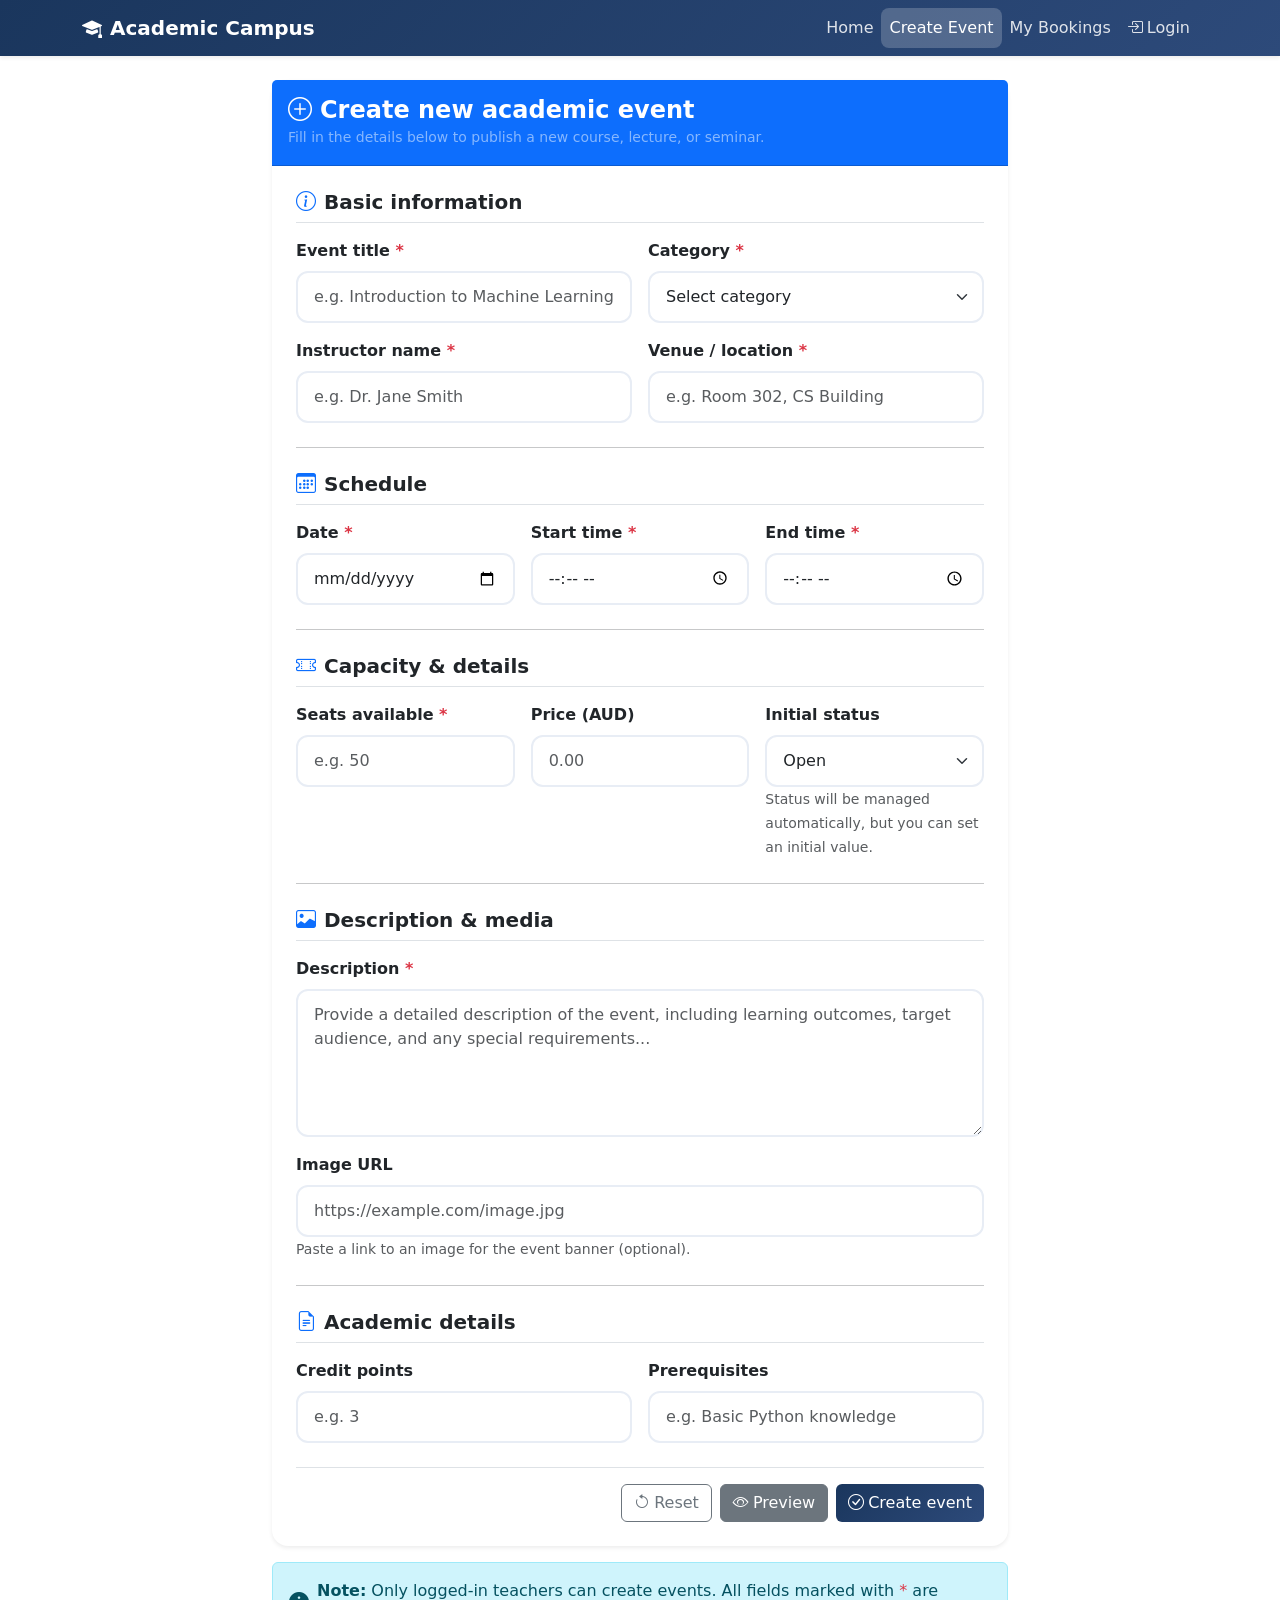
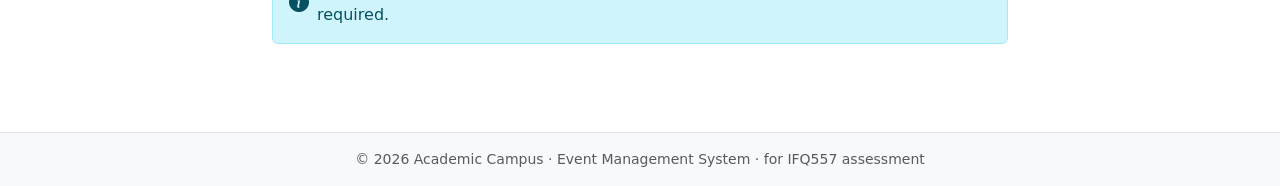
<file: event-create.html>
<!DOCTYPE html>
<html lang="en">
<head>
  <meta charset="UTF-8">
  <meta name="viewport" content="width=device-width, initial-scale=1.0">
  <title>Create Event · Academic Campus</title>
  <!-- Bootstrap 5 + Icons -->
  <link href="https://cdn.jsdelivr.net/npm/bootstrap@5.3.2/dist/css/bootstrap.min.css" rel="stylesheet">
  <link rel="stylesheet" href="https://cdn.jsdelivr.net/npm/bootstrap-icons@1.11.3/font/bootstrap-icons.min.css">
  <link rel="stylesheet" href="static/style/style.css">
</head>
<body>
  <!-- ============================================================
       Navigation (新版本 - 支持登录/登出)
       ============================================================ -->
  <nav class="navbar navbar-expand-lg navbar-dark bg-primary shadow-sm">
    <div class="container">
      <a class="navbar-brand fw-bold" href="index.html">
        <i class="bi bi-mortarboard-fill me-2"></i>Academic Campus
      </a>
      <button class="navbar-toggler" type="button" data-bs-toggle="collapse" data-bs-target="#mainNav" 
              aria-controls="mainNav" aria-expanded="false" aria-label="Toggle navigation">
        <span class="navbar-toggler-icon"></span>
      </button>
      <div class="collapse navbar-collapse" id="mainNav">
        <ul class="navbar-nav ms-auto mb-2 mb-lg-0">
          <li class="nav-item"><a class="nav-link" href="index.html">Home</a></li>
          <li class="nav-item"><a class="nav-link active" href="event-create.html">Create Event</a></li>
          <li class="nav-item"><a class="nav-link" href="booking-history.html">My Bookings</a></li>
          <!-- 登录（未登录时显示） -->
          <li class="nav-item" id="loginNavItem">
            <a class="nav-link" href="login.html"><i class="bi bi-box-arrow-in-right me-1"></i>Login</a>
          </li>
          <!-- 用户下拉菜单（登录后显示，默认隐藏） -->
          <li class="nav-item dropdown d-none" id="userDropdownItem">
            <a class="nav-link dropdown-toggle" href="#" id="userDropdown" role="button" data-bs-toggle="dropdown">
              <i class="bi bi-person-circle me-1"></i><span id="userDisplayName">Student</span>
            </a>
            <ul class="dropdown-menu dropdown-menu-end">
              <li><a class="dropdown-item" href="#"><i class="bi bi-person me-2"></i>Profile</a></li>
              <li><a class="dropdown-item" href="booking-history.html"><i class="bi bi-clock-history me-2"></i>My Bookings</a></li>
              <li><hr class="dropdown-divider"></li>
              <li><a class="dropdown-item text-danger" href="#" id="logoutBtn"><i class="bi bi-box-arrow-right me-2"></i>Logout</a></li>
            </ul>
          </li>
        </ul>
      </div>
    </div>
  </nav>

  <!-- ============================================================
       Main Content
       ============================================================ -->
  <main class="container py-4">
    <div class="row justify-content-center">
      <div class="col-lg-10 col-xl-8">
        <div class="card border-0 shadow-sm">
          <div class="card-header bg-primary text-white py-3">
            <h4 class="fw-semibold mb-0"><i class="bi bi-plus-circle me-2"></i>Create new academic event</h4>
            <small class="text-white-50">Fill in the details below to publish a new course, lecture, or seminar.</small>
          </div>
          <div class="card-body p-4">
            <form id="createEventForm" novalidate>
              <!-- basic information -->
              <h5 class="fw-semibold border-bottom pb-2 mb-3"><i class="bi bi-info-circle me-2 text-primary"></i>Basic information</h5>
              
              <div class="row g-3">
                <div class="col-md-6">
                  <label for="eventTitle" class="form-label fw-semibold">Event title <span class="text-danger">*</span></label>
                  <input type="text" class="form-control" id="eventTitle" placeholder="e.g. Introduction to Machine Learning" required>
                </div>
                <div class="col-md-6">
                  <label for="eventCategory" class="form-label fw-semibold">Category <span class="text-danger">*</span></label>
                  <select class="form-select" id="eventCategory" required>
                    <option value="">Select category</option>
                    <option value="lecture">Lecture</option>
                    <option value="seminar">Seminar</option>
                    <option value="exam">Exam</option>
                    <option value="tutorial">Tutorial</option>
                    <option value="workshop">Workshop</option>
                    <option value="symposium">Symposium</option>
                  </select>
                </div>
                <div class="col-md-6">
                  <label for="eventInstructor" class="form-label fw-semibold">Instructor name <span class="text-danger">*</span></label>
                  <input type="text" class="form-control" id="eventInstructor" placeholder="e.g. Dr. Jane Smith" required>
                </div>
                <div class="col-md-6">
                  <label for="eventVenue" class="form-label fw-semibold">Venue / location <span class="text-danger">*</span></label>
                  <input type="text" class="form-control" id="eventVenue" placeholder="e.g. Room 302, CS Building" required>
                </div>
              </div>

              <hr class="my-4">

              <!-- date & time -->
              <h5 class="fw-semibold border-bottom pb-2 mb-3"><i class="bi bi-calendar3 me-2 text-primary"></i>Schedule</h5>
              
              <div class="row g-3">
                <div class="col-md-4">
                  <label for="eventDate" class="form-label fw-semibold">Date <span class="text-danger">*</span></label>
                  <input type="date" class="form-control" id="eventDate" required>
                </div>
                <div class="col-md-4">
                  <label for="eventStartTime" class="form-label fw-semibold">Start time <span class="text-danger">*</span></label>
                  <input type="time" class="form-control" id="eventStartTime" required>
                </div>
                <div class="col-md-4">
                  <label for="eventEndTime" class="form-label fw-semibold">End time <span class="text-danger">*</span></label>
                  <input type="time" class="form-control" id="eventEndTime" required>
                </div>
              </div>

              <hr class="my-4">

              <!-- capacity & details -->
              <h5 class="fw-semibold border-bottom pb-2 mb-3"><i class="bi bi-ticket-perforated me-2 text-primary"></i>Capacity &amp; details</h5>
              
              <div class="row g-3">
                <div class="col-md-4">
                  <label for="eventCapacity" class="form-label fw-semibold">Seats available <span class="text-danger">*</span></label>
                  <input type="number" class="form-control" id="eventCapacity" placeholder="e.g. 50" min="1" required>
                </div>
                <div class="col-md-4">
                  <label for="eventPrice" class="form-label fw-semibold">Price (AUD)</label>
                  <input type="number" class="form-control" id="eventPrice" placeholder="0.00" step="0.01" min="0">
                </div>
                <div class="col-md-4">
                  <label for="eventStatus" class="form-label fw-semibold">Initial status</label>
                  <select class="form-select" id="eventStatus">
                    <option value="open" selected>Open</option>
                    <option value="inactive">Inactive</option>
                    <option value="cancelled">Cancelled</option>
                  </select>
                  <small class="text-muted">Status will be managed automatically, but you can set an initial value.</small>
                </div>
              </div>

              <hr class="my-4">

              <!-- description & image -->
              <h5 class="fw-semibold border-bottom pb-2 mb-3"><i class="bi bi-image me-2 text-primary"></i>Description &amp; media</h5>
              
              <div class="row g-3">
                <div class="col-12">
                  <label for="eventDescription" class="form-label fw-semibold">Description <span class="text-danger">*</span></label>
                  <textarea class="form-control" id="eventDescription" rows="5" placeholder="Provide a detailed description of the event, including learning outcomes, target audience, and any special requirements..." required></textarea>
                </div>
                <div class="col-12">
                  <label for="eventImage" class="form-label fw-semibold">Image URL</label>
                  <input type="url" class="form-control" id="eventImage" placeholder="https://example.com/image.jpg">
                  <small class="text-muted">Paste a link to an image for the event banner (optional).</small>
                </div>
              </div>

              <hr class="my-4">

              <!-- additional academic fields -->
              <h5 class="fw-semibold border-bottom pb-2 mb-3"><i class="bi bi-file-earmark-text me-2 text-primary"></i>Academic details</h5>
              
              <div class="row g-3">
                <div class="col-md-6">
                  <label for="eventCredits" class="form-label fw-semibold">Credit points</label>
                  <input type="number" class="form-control" id="eventCredits" placeholder="e.g. 3" step="0.5" min="0">
                </div>
                <div class="col-md-6">
                  <label for="eventPrereq" class="form-label fw-semibold">Prerequisites</label>
                  <input type="text" class="form-control" id="eventPrereq" placeholder="e.g. Basic Python knowledge">
                </div>
              </div>

              <!-- submit actions -->
              <div class="d-flex flex-wrap gap-2 justify-content-end mt-4 pt-3 border-top">
                <button type="reset" class="btn btn-outline-secondary"><i class="bi bi-arrow-counterclockwise me-1"></i>Reset</button>
                <button type="button" class="btn btn-secondary" data-bs-toggle="modal" data-bs-target="#previewModal"><i class="bi bi-eye me-1"></i>Preview</button>
                <button type="submit" class="btn btn-primary"><i class="bi bi-check-circle me-1"></i>Create event</button>
              </div>
            </form>
          </div>
        </div>

        <!-- quick tip -->
        <div class="alert alert-info mt-3 d-flex align-items-center" role="alert">
          <i class="bi bi-info-circle-fill me-2 fs-5"></i>
          <div><strong>Note:</strong> Only logged-in teachers can create events. All fields marked with <span class="text-danger">*</span> are required.</div>
        </div>
      </div>
    </div>
  </main>

  <!-- Preview modal -->
  <div class="modal fade" id="previewModal" tabindex="-1" aria-hidden="true">
    <div class="modal-dialog modal-lg">
      <div class="modal-content">
        <div class="modal-header">
          <h5 class="modal-title fw-semibold"><i class="bi bi-eye me-2"></i>Event preview</h5>
          <button type="button" class="btn-close" data-bs-dismiss="modal" aria-label="Close"></button>
        </div>
        <div class="modal-body">
          <div class="text-center p-4 bg-light rounded">
            <i class="bi bi-image text-secondary" style="font-size: 4rem;"></i>
            <p class="mt-2 text-muted">Preview of your event card will appear here once you fill in the form.</p>
            <div class="border rounded p-3 bg-white text-start">
              <h6 class="fw-bold" id="previewTitle">[Event title]</h6>
              <p><span class="badge bg-success" id="previewCategory">Category</span></p>
              <p><i class="bi bi-person me-1"></i> <span id="previewInstructor">[Instructor]</span></p>
              <p><i class="bi bi-geo-alt me-1"></i> <span id="previewVenue">[Venue]</span></p>
            </div>
          </div>
        </div>
        <div class="modal-footer">
          <button type="button" class="btn btn-secondary" data-bs-dismiss="modal">Close</button>
        </div>
      </div>
    </div>
  </div>

  <!-- Success toast -->
  <div class="toast-container position-fixed bottom-0 end-0 p-3">
    <div id="successToast" class="toast align-items-center text-white bg-success border-0" role="alert" aria-live="assertive" aria-atomic="true">
      <div class="d-flex">
        <div class="toast-body">
          <i class="bi bi-check-circle-fill me-2"></i> Event created successfully!
        </div>
        <button type="button" class="btn-close btn-close-white me-2 m-auto" data-bs-dismiss="toast" aria-label="Close"></button>
      </div>
    </div>
  </div>

  <!-- footer -->
  <footer class="bg-light border-top mt-5 py-3">
    <div class="container text-center text-muted small">
      &copy; 2026 Academic Campus · Event Management System · for IFQ557 assessment
    </div>
  </footer>

  <script src="https://cdn.jsdelivr.net/npm/bootstrap@5.3.2/dist/js/bootstrap.bundle.min.js"></script>
  
  <!-- ============================================================
       登录状态切换脚本
       ============================================================ -->
  <script>
    document.addEventListener('DOMContentLoaded', function() {
      // 检查 URL 参数，判断是否从登录页跳转过来
      const urlParams = new URLSearchParams(window.location.search);
      const loggedIn = urlParams.get('loggedIn');
      const studentId = urlParams.get('studentId') || 'Student';

      // 获取 DOM 元素
      const loginNavItem = document.getElementById('loginNavItem');
      const userDropdownItem = document.getElementById('userDropdownItem');
      const userDisplayName = document.getElementById('userDisplayName');
      const logoutBtn = document.getElementById('logoutBtn');

      if (loggedIn === 'true') {
        // ===== 登录状态：显示用户菜单，隐藏登录按钮 =====
        loginNavItem.classList.add('d-none');
        userDropdownItem.classList.remove('d-none');
        userDisplayName.textContent = studentId;
      } else {
        // ===== 未登录状态：显示登录按钮，隐藏用户菜单 =====
        loginNavItem.classList.remove('d-none');
        userDropdownItem.classList.add('d-none');
      }

      // ===== 退出登录功能 =====
      if (logoutBtn) {
        logoutBtn.addEventListener('click', function(e) {
          e.preventDefault();
          window.location.href = 'login.html';
        });
      }
    });

    // form submission simulation
    document.getElementById('createEventForm').addEventListener('submit', function(e) {
      e.preventDefault();
      // show toast
      const toast = new bootstrap.Toast(document.getElementById('successToast'));
      toast.show();
    });

    // preview modal - simple live update (basic)
    document.getElementById('previewModal').addEventListener('show.bs.modal', function() {
      const title = document.getElementById('eventTitle').value || '[Event title]';
      const category = document.getElementById('eventCategory').value || 'Category';
      const instructor = document.getElementById('eventInstructor').value || '[Instructor]';
      const venue = document.getElementById('eventVenue').value || '[Venue]';
      
      document.getElementById('previewTitle').textContent = title;
      document.getElementById('previewCategory').textContent = category;
      document.getElementById('previewInstructor').textContent = instructor;
      document.getElementById('previewVenue').textContent = venue;
    });
  </script>
</body>
</html>
</file>
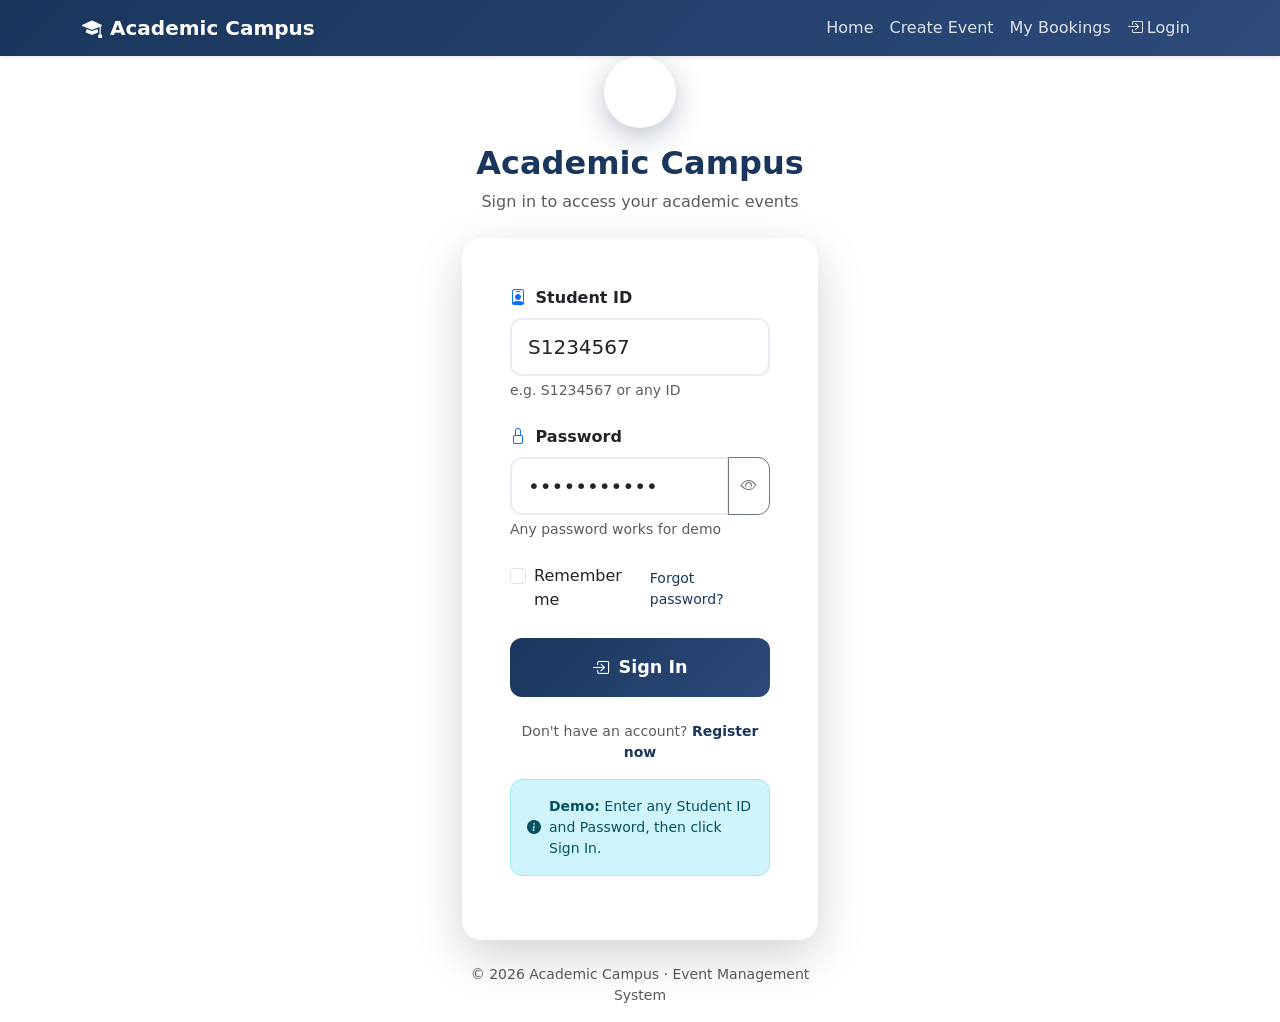
<file: login.html>
<!DOCTYPE html>
<html lang="en">
<head>
    <meta charset="UTF-8">
    <meta name="viewport" content="width=device-width, initial-scale=1.0">
    <title>Login · Academic Campus</title>
    <!-- Bootstrap 5 + Icons -->
    <link href="https://cdn.jsdelivr.net/npm/bootstrap@5.3.2/dist/css/bootstrap.min.css" rel="stylesheet">
    <link rel="stylesheet" href="https://cdn.jsdelivr.net/npm/bootstrap-icons@1.11.3/font/bootstrap-icons.min.css">
    <!-- 自定义样式 -->
    <link rel="stylesheet" href="static/style/style.css">
</head>
<body>

    <!-- ============================================================
         Navigation (与所有页面保持一致)
         ============================================================ -->
    <nav class="navbar navbar-expand-lg navbar-dark bg-primary shadow-sm">
        <div class="container">
            <a class="navbar-brand fw-bold" href="index.html">
                <i class="bi bi-mortarboard-fill me-2"></i>Academic Campus
            </a>
            <button class="navbar-toggler" type="button" data-bs-toggle="collapse" data-bs-target="#mainNav" 
                    aria-controls="mainNav" aria-expanded="false" aria-label="Toggle navigation">
                <span class="navbar-toggler-icon"></span>
            </button>
            <div class="collapse navbar-collapse" id="mainNav">
                <ul class="navbar-nav ms-auto mb-2 mb-lg-0">
                    <li class="nav-item"><a class="nav-link" href="index.html">Home</a></li>
                    <li class="nav-item"><a class="nav-link" href="event-create.html">Create Event</a></li>
                    <li class="nav-item"><a class="nav-link" href="booking-history.html">My Bookings</a></li>
                    <!-- 登录页不显示登录按钮，只显示用户下拉菜单（默认隐藏） -->
                    <li class="nav-item" id="loginNavItem">
                        <a class="nav-link" href="login.html"><i class="bi bi-box-arrow-in-right me-1"></i>Login</a>
                    </li>
                    <li class="nav-item dropdown d-none" id="userDropdownItem">
                        <a class="nav-link dropdown-toggle" href="#" id="userDropdown" role="button" data-bs-toggle="dropdown">
                            <i class="bi bi-person-circle me-1"></i><span id="userDisplayName">Student</span>
                        </a>
                        <ul class="dropdown-menu dropdown-menu-end">
                            <li><a class="dropdown-item" href="#"><i class="bi bi-person me-2"></i>Profile</a></li>
                            <li><a class="dropdown-item" href="booking-history.html"><i class="bi bi-clock-history me-2"></i>My Bookings</a></li>
                            <li><hr class="dropdown-divider"></li>
                            <li><a class="dropdown-item text-danger" href="#" id="logoutBtn"><i class="bi bi-box-arrow-right me-2"></i>Logout</a></li>
                        </ul>
                    </li>
                </ul>
            </div>
        </div>
    </nav>

    <!-- ============================================================
         主容器 - 登录表单
         ============================================================ -->
    <div class="container">
        <div class="row justify-content-center align-items-center min-vh-100" style="min-height: 80vh;">
            <div class="col-12 col-sm-10 col-md-8 col-lg-5 col-xl-4">
                
                <!-- Logo / 品牌名称 -->
                <div class="text-center mb-4">
                    <div class="bg-primary-custom text-white rounded-circle d-inline-flex align-items-center justify-content-center" 
                         style="width: 72px; height: 72px; font-size: 2rem; box-shadow: 0 8px 30px rgba(26, 54, 93, 0.3);">
                        <i class="bi bi-mortarboard-fill"></i>
                    </div>
                    <h2 class="fw-bold mt-3" style="color: var(--primary-color);">Academic Campus</h2>
                    <p class="text-muted">Sign in to access your academic events</p>
                </div>

                <!-- 登录卡片 -->
                <div class="card border-0 shadow-lg" style="border-radius: 20px;">
                    <div class="card-body p-4 p-md-5">
                        
                        <!-- 登录表单 -->
                        <form id="loginForm" onsubmit="return handleLogin(event)">
                            <!-- 学号输入 -->
                            <div class="mb-4">
                                <label for="studentId" class="form-label fw-semibold">
                                    <i class="bi bi-person-badge me-1 text-primary"></i> Student ID
                                </label>
                                <input type="text" 
                                       class="form-control form-control-lg" 
                                       id="studentId" 
                                       placeholder="Enter your student ID"
                                       value="S1234567"
                                       required>
                                <div class="form-text">e.g. S1234567 or any ID</div>
                            </div>

                            <!-- 密码输入 -->
                            <div class="mb-4">
                                <label for="password" class="form-label fw-semibold">
                                    <i class="bi bi-lock me-1 text-primary"></i> Password
                                </label>
                                <div class="input-group">
                                    <input type="password" 
                                           class="form-control form-control-lg" 
                                           id="password" 
                                           placeholder="Enter your password"
                                           value="password123"
                                           required>
                                    <button class="btn btn-outline-secondary" 
                                            type="button" 
                                            id="togglePassword"
                                            style="border-radius: 0 12px 12px 0;">
                                        <i class="bi bi-eye" id="passwordIcon"></i>
                                    </button>
                                </div>
                                <div class="form-text">Any password works for demo</div>
                            </div>

                            <!-- 记住我 + 忘记密码 -->
                            <div class="d-flex justify-content-between align-items-center mb-4">
                                <div class="form-check">
                                    <input class="form-check-input" type="checkbox" id="rememberMe">
                                    <label class="form-check-label" for="rememberMe">
                                        Remember me
                                    </label>
                                </div>
                                <a href="#" class="text-decoration-none small" style="color: var(--primary-color);">
                                    Forgot password?
                                </a>
                            </div>

                            <!-- 登录按钮 -->
                            <button type="submit" class="btn btn-primary btn-lg w-100 py-3 fw-semibold" 
                                    style="border-radius: 12px; font-size: 1.1rem;">
                                <i class="bi bi-box-arrow-in-right me-2"></i>Sign In
                            </button>
                        </form>

                        <!-- 注册提示 -->
                        <div class="text-center mt-4">
                            <p class="text-muted small">
                                Don't have an account? 
                                <a href="#" class="fw-semibold text-decoration-none" style="color: var(--primary-color);">
                                    Register now
                                </a>
                            </p>
                        </div>

                        <!-- 演示提示 -->
                        <div class="alert alert-info mt-3 small d-flex align-items-center" role="alert" style="border-radius: 12px;">
                            <i class="bi bi-info-circle-fill me-2"></i>
                            <div>
                                <strong>Demo:</strong> Enter any Student ID and Password, then click Sign In.
                            </div>
                        </div>
                    </div>
                </div>

                <!-- 页脚信息 -->
                <div class="text-center mt-4">
                    <p class="text-muted small">
                        &copy; 2026 Academic Campus · Event Management System
                    </p>
                </div>
            </div>
        </div>
    </div>

    <!-- Bootstrap JS -->
    <script src="https://cdn.jsdelivr.net/npm/bootstrap@5.3.2/dist/js/bootstrap.bundle.min.js"></script>
    
    <!-- ============================================================
         自定义 JavaScript
         ============================================================ -->
    <script>
        /**
         * ===== 登录状态管理 =====
         */
        document.addEventListener('DOMContentLoaded', function() {
            // 检查是否已经登录（如果已登录，跳转到首页）
            const urlParams = new URLSearchParams(window.location.search);
            const loggedIn = urlParams.get('loggedIn');
            
            // 如果已经登录，直接跳转到首页
            if (loggedIn === 'true') {
                window.location.href = 'index.html';
            }
        });

        /**
         * ===== 登录处理函数 =====
         * 无论输入什么内容，都会跳转到 index.html 并携带登录状态
         */
        function handleLogin(event) {
            // 阻止表单默认提交
            event.preventDefault();
            
            // 获取输入的学号
            const studentId = document.getElementById('studentId').value.trim() || 'Student';
            
            // 显示加载状态
            const submitBtn = document.querySelector('#loginForm button[type="submit"]');
            const originalText = submitBtn.innerHTML;
            submitBtn.innerHTML = '<span class="spinner-border spinner-border-sm me-2" role="status" aria-hidden="true"></span> Signing in...';
            submitBtn.disabled = true;
            
            // 模拟登录延迟（让用户看到加载效果）
            setTimeout(function() {
                // 跳转到首页，携带登录状态和学号
                window.location.href = 'index.html?loggedIn=true&studentId=' + encodeURIComponent(studentId);
            }, 800);
            
            return false;
        }

        /**
         * ===== 显示/隐藏密码切换 =====
         */
        document.addEventListener('DOMContentLoaded', function() {
            const toggleBtn = document.getElementById('togglePassword');
            const passwordInput = document.getElementById('password');
            const passwordIcon = document.getElementById('passwordIcon');
            
            if (toggleBtn) {
                toggleBtn.addEventListener('click', function() {
                    const isPassword = passwordInput.type === 'password';
                    passwordInput.type = isPassword ? 'text' : 'password';
                    passwordIcon.className = isPassword ? 'bi bi-eye-slash' : 'bi bi-eye';
                });
            }
            
            // 按 Enter 键触发登录
            document.getElementById('loginForm').addEventListener('keydown', function(e) {
                if (e.key === 'Enter') {
                    e.preventDefault();
                    handleLogin(e);
                }
            });
        });
    </script>

</body>
</html>
</file>
<file: static/style/style.css>
/* ========================================
   static/style/style.css
   网站美化样式
   ======================================== */

/* 品牌色 */
:root {
    --primary-color: #1a365d;
    --primary-light: #2d4a7a;
    --primary-dark: #0f2440;
}

/* 导航栏渐变 */
.navbar {
    background: linear-gradient(135deg, #1a365d, #2d4a7a) !important;
    box-shadow: 0 4px 20px rgba(26, 54, 93, 0.3);
}

.navbar .nav-link {
    color: rgba(255, 255, 255, 0.85) !important;
    transition: all 0.3s ease;
}

.navbar .nav-link:hover {
    color: white !important;
    background: rgba(255, 255, 255, 0.15);
    border-radius: 8px;
}

.navbar .nav-link.active {
    background: rgba(255, 255, 255, 0.2);
    color: white !important;
    border-radius: 8px;
}

/* 按钮样式 */
.btn-primary {
    background: linear-gradient(135deg, #1a365d, #2d4a7a);
    border: none;
}

.btn-primary:hover {
    transform: translateY(-2px);
    box-shadow: 0 8px 25px rgba(26, 54, 93, 0.35);
}

/* 卡片样式 */
.card {
    border: none;
    border-radius: 16px;
    transition: all 0.3s ease;
    box-shadow: 0 2px 12px rgba(0, 0, 0, 0.06);
}

.card:hover {
    transform: translateY(-6px);
    box-shadow: 0 12px 40px rgba(0, 0, 0, 0.12);
}

.card-img-top {
    transition: transform 0.4s ease;
}

.card:hover .card-img-top {
    transform: scale(1.03);
}

/* 表单样式 */
.form-control, .form-select {
    border: 2px solid #e8edf5;
    border-radius: 12px;
    padding: 12px 16px;
    transition: all 0.3s ease;
}

.form-control:focus, .form-select:focus {
    border-color: #1a365d;
    box-shadow: 0 0 0 4px rgba(26, 54, 93, 0.1);
}

/* 状态标签 */
.badge-success {
    background: linear-gradient(135deg, #27ae60, #2ecc71) !important;
}

.badge-danger {
    background: linear-gradient(135deg, #e74c3c, #c0392b) !important;
}

.badge-warning {
    background: linear-gradient(135deg, #f39c12, #e67e22) !important;
    color: white !important;
}

.badge-secondary {
    background: linear-gradient(135deg, #95a5a6, #7f8c8d) !important;
}

/* 页脚 */
footer {
    background: #1a365d !important;
    color: rgba(255, 255, 255, 0.7) !important;
}
</file>
